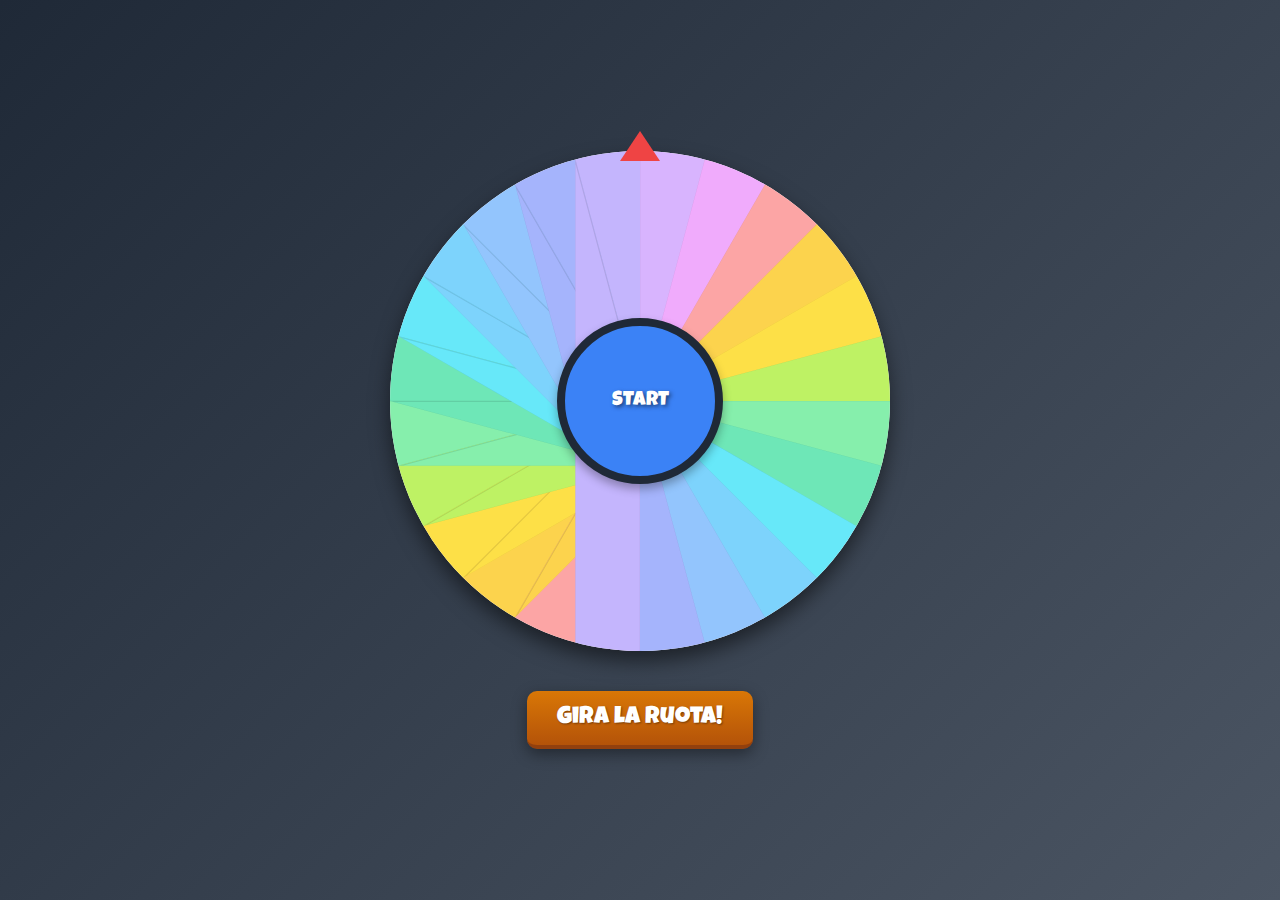
<file: GEMINIRUOTA.html>
<!DOCTYPE html>
<html lang="it">
<head>
    <meta charset="UTF-8">
    <meta name="viewport" content="width=device-width, initial-scale=1.0">
    <title>Ruota della Fortuna</title>
    <link rel="preconnect" href="https://fonts.googleapis.com">
    <link rel="preconnect" href="https://fonts.gstatic.com" crossorigin>
    <link href="https://fonts.googleapis.com/css2?family=Luckiest+Guy&display=swap" rel="stylesheet">
    <style>
        body {
            display: flex;
            justify-content: center;
            align-items: center;
            height: 100vh;
            margin: 0;
            background: linear-gradient(135deg, #1f2937, #4b5563);
            font-family: 'Luckiest Guy', cursive;
            color: white;
            flex-direction: column;
            gap: 40px;
        }

        .wheel-container {
            position: relative;
            width: 500px;
            height: 500px;
            display: flex;
            justify-content: center;
            align-items: center;
        }

        .wheel {
            width: 100%;
            height: 100%;
            border-radius: 50%;
            position: relative;
            transition: transform 4s cubic-bezier(0.2, 0.9, 0.3, 1);
            box-shadow: 0 10px 20px rgba(0, 0, 0, 0.5), inset 0 0 20px rgba(255, 255, 255, 0.3);
            overflow: hidden;
            background: #fff;
        }

        .wheel-center {
            position: absolute;
            width: 150px;
            height: 150px;
            background-color: #3b82f6;
            border-radius: 50%;
            border: 8px solid #1f2937;
            z-index: 2;
            display: flex;
            justify-content: center;
            align-items: center;
            font-size: 20px;
            text-transform: uppercase;
            text-shadow: 2px 2px 4px rgba(0, 0, 0, 0.5);
            box-shadow: 0 5px 10px rgba(0, 0, 0, 0.3);
        }

        .segment {
            position: absolute;
            width: 50%;
            height: 50%;
            transform-origin: 100% 100%;
            border: 1px solid rgba(0, 0, 0, 0.1);
            box-sizing: border-box;
        }

        .segment-content {
            position: absolute;
            width: 100%;
            height: 100%;
            display: flex;
            justify-content: center;
            align-items: center;
            font-size: 18px;
            text-align: center;
            transform: translateY(-50%) rotate(90deg) translateX(40px);
            text-shadow: 1px 1px 3px rgba(0, 0, 0, 0.4);
            color: black;
        }

        .pointer {
            position: absolute;
            top: -20px;
            left: 50%;
            transform: translateX(-50%);
            width: 0;
            height: 0;
            border-left: 20px solid transparent;
            border-right: 20px solid transparent;
            border-bottom: 30px solid #ef4444;
            z-index: 3;
        }
        
        #spin-button {
            padding: 15px 30px;
            font-size: 24px;
            font-family: 'Luckiest Guy', cursive;
            cursor: pointer;
            border: none;
            border-radius: 10px;
            background: linear-gradient(to bottom, #d97706, #b45309);
            color: white;
            text-shadow: 1px 1px 2px rgba(0, 0, 0, 0.4);
            box-shadow: 0 5px 15px rgba(0, 0, 0, 0.4);
            transition: all 0.2s ease-in-out;
            border-bottom: 4px solid #92400e;
        }

        #spin-button:hover {
            transform: translateY(-2px);
            box-shadow: 0 7px 20px rgba(0, 0, 0, 0.5);
        }

        #spin-button:active {
            transform: translateY(2px);
            border-bottom: 2px solid #92400e;
        }

        /* Colori per gli spicchi */
        .color-0 { background-color: #fca5a5; }
        .color-1 { background-color: #fcd34d; }
        .color-2 { background-color: #fde047; }
        .color-3 { background-color: #bef264; }
        .color-4 { background-color: #86efac; }
        .color-5 { background-color: #6ee7b7; }
        .color-6 { background-color: #67e8f9; }
        .color-7 { background-color: #7dd3fc; }
        .color-8 { background-color: #93c5fd; }
        .color-9 { background-color: #a5b4fc; }
        .color-10 { background-color: #c4b5fd; }
        .color-11 { background-color: #d8b4fe; }
        .color-12 { background-color: #f0abfc; }
        .color-13 { background-color: #fca5a5; }
        .color-14 { background-color: #fcd34d; }
        .color-15 { background-color: #fde047; }
        .color-16 { background-color: #bef264; }
        .color-17 { background-color: #86efac; }
        .color-18 { background-color: #6ee7b7; }
        .color-19 { background-color: #67e8f9; }
        .color-20 { background-color: #7dd3fc; }
        .color-21 { background-color: #93c5fd; }
        .color-22 { background-color: #a5b4fc; }
        .color-23 { background-color: #c4b5fd; }
    </style>
</head>
<body>

    <div class="wheel-container">
        <div class="wheel" id="wheel">
            <!-- Gli spicchi verranno generati dinamicamente da JavaScript -->
        </div>
        <div class="wheel-center">Start</div>
        <div class="pointer"></div>
    </div>
    <button id="spin-button">Gira la Ruota!</button>

    <script>
        document.addEventListener('DOMContentLoaded', () => {
            const wheel = document.getElementById('wheel');
            const spinButton = document.getElementById('spin-button');
            const segments = [
                "1000 €", "2000 €", "1500 €", "500 €", "BANCAROTTA", "4000 €", "500 €", "250 €", "1000 €", "PASSA",
                "500 €", "2500 €", "2000 €", "1500 €", "500 €", "BANCAROTTA", "2000 €", "500 €", "PASSA", "250 €",
                "500 €", "2000 €", "1000 €", "3000 €"
            ];
            const numSegments = segments.length;
            const segmentAngle = 360 / numSegments;
            let currentRotation = 0; // Nuova variabile per tenere traccia della rotazione totale

            // Funzione per creare gli spicchi
            function createSegments() {
                segments.forEach((value, index) => {
                    const segment = document.createElement('div');
                    segment.className = `segment color-${index % 24}`;
                    segment.style.transform = `rotate(${index * segmentAngle}deg) skewY(-${90 - segmentAngle}deg)`;
                    
                    const content = document.createElement('div');
                    content.className = 'segment-content';
                    content.textContent = value;
                    content.style.transform = `rotate(${90 - segmentAngle}deg) skewY(${90 - segmentAngle}deg) translateX(50%)`;
                    
                    segment.appendChild(content);
                    wheel.appendChild(segment);
                });
            }

            createSegments();

            let spinning = false;

            spinButton.addEventListener('click', () => {
                if (spinning) return;
                spinning = true;
                
                // Genera un angolo di rotazione casuale
                const randomDegrees = Math.floor(Math.random() * 360) + 360 * 10;
                
                // Calcoliamo l'angolo finale in base al valore casuale
                const finalRotation = randomDegrees + 360 - (randomDegrees % segmentAngle);
                
                // Aggiorniamo la rotazione totale e la applichiamo
                currentRotation += finalRotation;
                wheel.style.transform = `rotate(${currentRotation}deg)`;
                
                // Rimuovi il listener di transizione precedente se esiste
                wheel.removeEventListener('transitionend', onTransitionEnd);

                // Aggiungi un listener per quando la transizione finisce
                wheel.addEventListener('transitionend', onTransitionEnd);
            });
            
            function onTransitionEnd() {
                spinning = false;
                // Calcola l'indice dello spicchio su cui si è fermata la ruota
                const normalizedRotation = currentRotation % 360; // Normalizza l'angolo totale tra 0 e 360
                
                const segmentIndex = Math.floor((360 - normalizedRotation) / segmentAngle);
                const winningSegment = segments[segmentIndex];

                console.log(`Ti sei fermato su: ${winningSegment}`);
            }
        });
    </script>

</body>
</html>
</file>
